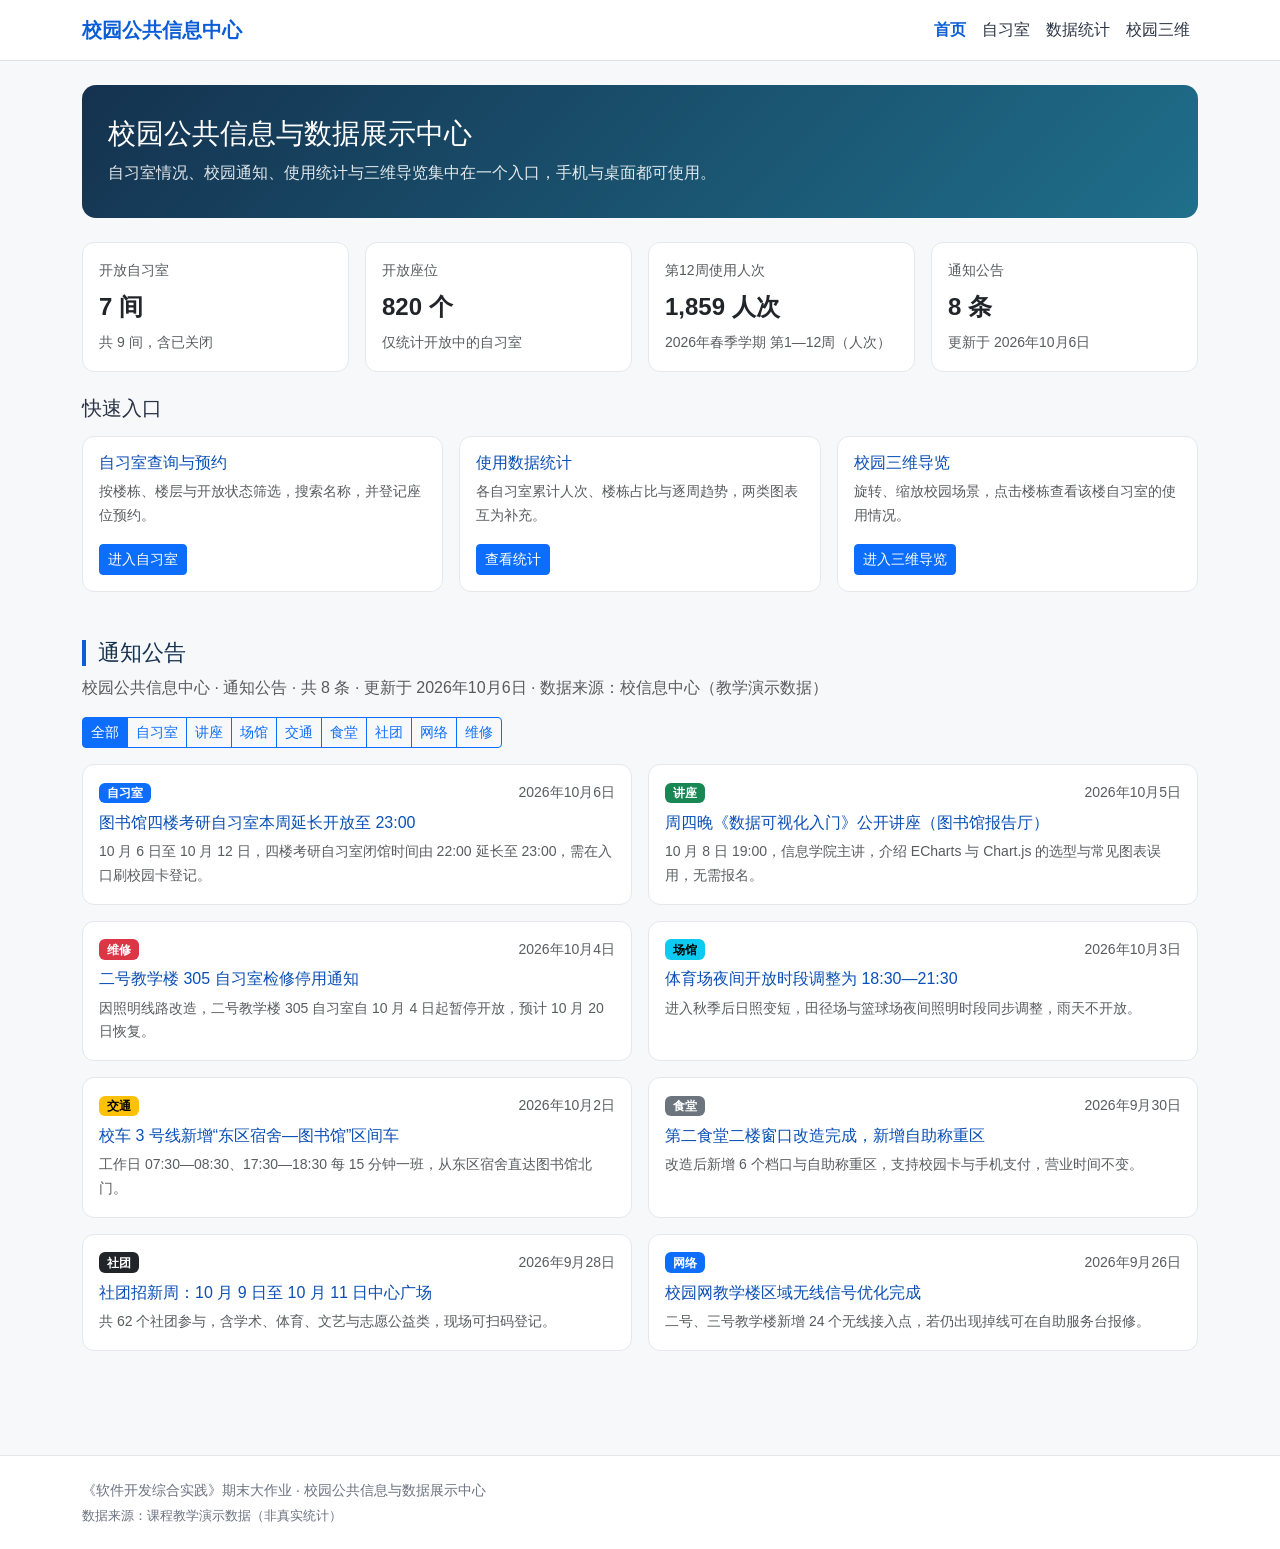
<file: index.html>
<!DOCTYPE html>
<html lang="zh-CN">
<head>
  <meta charset="UTF-8">
  <meta name="viewport" content="width=device-width, initial-scale=1.0">
  <title>首页 · 校园公共信息与数据展示中心</title>
  <link rel="icon" href="data:,">
  <link rel="stylesheet" href="libs/bootstrap.min.css">
  <link rel="stylesheet" href="css/style.css">
</head>
<body>
  <a class="visually-hidden-focusable" href="#main">跳到主要内容</a>

  <nav class="navbar navbar-expand-lg bg-white border-bottom sticky-top" aria-label="主导航">
    <div class="container">
      <a class="navbar-brand fw-semibold" href="index.html">校园公共信息中心</a>
      <button class="navbar-toggler" type="button" data-bs-toggle="collapse" data-bs-target="#mainNav"
              aria-controls="mainNav" aria-expanded="false" aria-label="展开或收起导航">
        <span class="navbar-toggler-icon"></span>
      </button>
      <div class="collapse navbar-collapse" id="mainNav">
        <ul class="navbar-nav ms-auto">
          <li class="nav-item"><a class="nav-link active" aria-current="page" href="index.html">首页</a></li>
          <li class="nav-item"><a class="nav-link" href="study-rooms.html">自习室</a></li>
          <li class="nav-item"><a class="nav-link" href="statistics.html">数据统计</a></li>
          <li class="nav-item"><a class="nav-link" href="campus-3d.html">校园三维</a></li>
        </ul>
      </div>
    </div>
  </nav>

  <main id="main" class="container py-4">
    <section id="overview" class="mb-5">
      <div class="hero mb-4">
        <h1 class="h3 mb-2">校园公共信息与数据展示中心</h1>
        <p>自习室情况、校园通知、使用统计与三维导览集中在一个入口，手机与桌面都可使用。</p>
      </div>

      <!-- 数据加载的三种状态（加载中 / 空数据 / 加载失败）都显示在这里 -->
      <p id="page-status" class="alert alert-warning" role="status" aria-live="polite" hidden></p>

      <div class="row g-3 mb-4" id="overview-cards"></div>

      <h2 class="h5 mb-3">快速入口</h2>
      <div class="row g-3">
        <div class="col-md-6 col-lg-4">
          <div class="card h-100">
            <div class="card-body d-flex flex-column">
              <h3 class="card-title h6">自习室查询与预约</h3>
              <p class="card-text small text-muted">按楼栋、楼层与开放状态筛选，搜索名称，并登记座位预约。</p>
              <a class="btn btn-primary btn-sm mt-auto align-self-start" href="study-rooms.html">进入自习室</a>
            </div>
          </div>
        </div>
        <div class="col-md-6 col-lg-4">
          <div class="card h-100">
            <div class="card-body d-flex flex-column">
              <h3 class="card-title h6">使用数据统计</h3>
              <p class="card-text small text-muted">各自习室累计人次、楼栋占比与逐周趋势，两类图表互为补充。</p>
              <a class="btn btn-primary btn-sm mt-auto align-self-start" href="statistics.html">查看统计</a>
            </div>
          </div>
        </div>
        <div class="col-md-6 col-lg-4">
          <div class="card h-100">
            <div class="card-body d-flex flex-column">
              <h3 class="card-title h6">校园三维导览</h3>
              <p class="card-text small text-muted">旋转、缩放校园场景，点击楼栋查看该楼自习室的使用情况。</p>
              <a class="btn btn-primary btn-sm mt-auto align-self-start" href="campus-3d.html">进入三维导览</a>
            </div>
          </div>
        </div>
      </div>
    </section>

    <section id="notices" class="mb-5">
      <div class="section-head mb-3">
        <h2>通知公告</h2>
        <p class="text-muted mb-0" id="notice-meta">正在读取通知数据…</p>
      </div>

      <!-- 类别筛选：用 jQuery 的事件委托实现（见 js/home.js 的改造说明） -->
      <div class="btn-group btn-group-sm flex-wrap mb-3" id="notice-filter" role="group" aria-label="按类别筛选通知">
        <button type="button" class="btn btn-outline-primary active" aria-pressed="true" data-category="全部">全部</button>
        <button type="button" class="btn btn-outline-primary" aria-pressed="false" data-category="自习室">自习室</button>
        <button type="button" class="btn btn-outline-primary" aria-pressed="false" data-category="讲座">讲座</button>
        <button type="button" class="btn btn-outline-primary" aria-pressed="false" data-category="场馆">场馆</button>
        <button type="button" class="btn btn-outline-primary" aria-pressed="false" data-category="交通">交通</button>
        <button type="button" class="btn btn-outline-primary" aria-pressed="false" data-category="食堂">食堂</button>
        <button type="button" class="btn btn-outline-primary" aria-pressed="false" data-category="社团">社团</button>
        <button type="button" class="btn btn-outline-primary" aria-pressed="false" data-category="网络">网络</button>
        <button type="button" class="btn btn-outline-primary" aria-pressed="false" data-category="维修">维修</button>
      </div>

      <div class="row g-3" id="notice-list"></div>
    </section>
  </main>

  <footer class="site-footer">
    <div class="container">
      <p class="mb-1">《软件开发综合实践》期末大作业 · 校园公共信息与数据展示中心</p>
      <p class="mb-0 small">数据来源：课程教学演示数据（非真实统计）</p>
    </div>
  </footer>

  <script src="libs/bootstrap.bundle.min.js"></script>
  <script src="libs/jquery-3.7.1.min.js"></script>
  <script src="js/common.js"></script>
  <script src="js/home.js"></script>
</body>
</html>
</file>
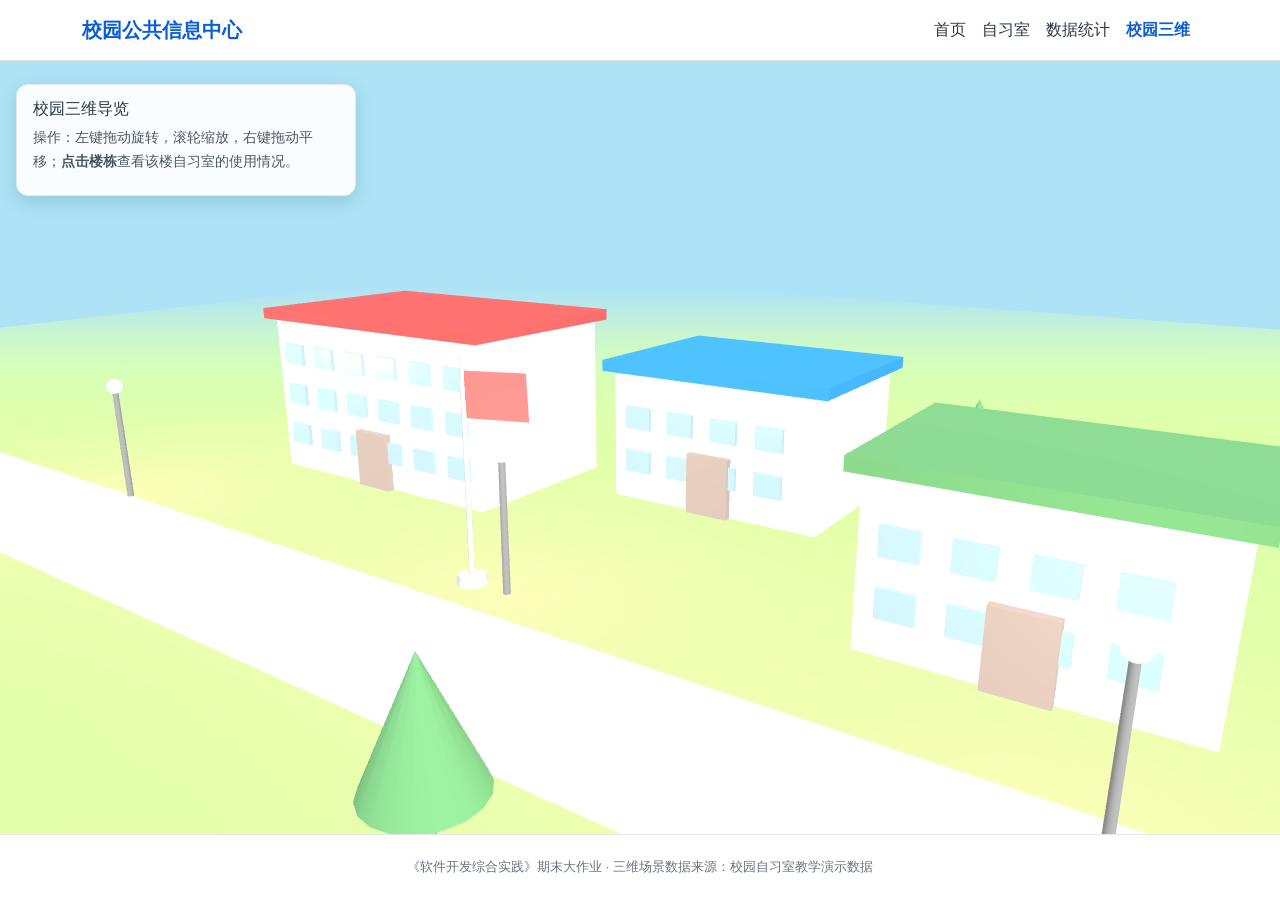
<file: campus-3d.html>
<!DOCTYPE html>
<html lang="zh-CN">
<head>
  <meta charset="UTF-8">
  <meta name="viewport" content="width=device-width, initial-scale=1.0">
  <title>校园三维导览 · 校园公共信息与数据展示中心</title>
  <link rel="icon" href="data:,">
  <link rel="stylesheet" href="libs/bootstrap.min.css">
  <link rel="stylesheet" href="css/style.css">
</head>
<body class="scene-page">
  <nav class="navbar navbar-expand-lg bg-white border-bottom sticky-top" aria-label="主导航">
    <div class="container">
      <a class="navbar-brand fw-semibold" href="index.html">校园公共信息中心</a>
      <button class="navbar-toggler" type="button" data-bs-toggle="collapse" data-bs-target="#mainNav"
              aria-controls="mainNav" aria-expanded="false" aria-label="展开或收起导航">
        <span class="navbar-toggler-icon"></span>
      </button>
      <div class="collapse navbar-collapse" id="mainNav">
        <ul class="navbar-nav ms-auto">
          <li class="nav-item"><a class="nav-link" href="index.html">首页</a></li>
          <li class="nav-item"><a class="nav-link" href="study-rooms.html">自习室</a></li>
          <li class="nav-item"><a class="nav-link" href="statistics.html">数据统计</a></li>
          <li class="nav-item"><a class="nav-link active" aria-current="page" href="campus-3d.html">校园三维</a></li>
        </ul>
      </div>
    </div>
  </nav>

  <!-- 三维画布挂载点，由 js/campus3d.js 插入 canvas -->
  <div class="scene-stage" id="scene-stage"></div>

  <div class="scene-hud">
    <h1 class="h6 mb-2">校园三维导览</h1>
    <p class="mb-2">
      操作：左键拖动旋转，滚轮缩放，右键拖动平移；<b>点击楼栋</b>查看该楼自习室的使用情况。
    </p>

    <!-- 点击楼栋后显示；也可用 campus-3d.html#lib 这样的地址直接定位 -->
    <div id="building-info" class="border-top pt-2" hidden>
      <p class="mb-1 fw-semibold" id="building-name">—</p>
      <p class="mb-2 small text-muted" id="building-stats">—</p>
      <a class="btn btn-sm btn-primary" href="statistics.html">在统计页查看全部数据</a>
    </div>

    <p id="scene-status" class="alert alert-danger mb-0 mt-2" role="status" aria-live="polite" hidden></p>
  </div>

  <footer class="site-footer position-fixed bottom-0 start-0 end-0 mb-0 d-none d-md-block">
    <div class="container text-center small">
      《软件开发综合实践》期末大作业 · 三维场景数据来源：校园自习室教学演示数据
    </div>
  </footer>

  <script src="libs/bootstrap.bundle.min.js"></script>
  <script src="libs/three.min.js"></script>
  <script src="libs/OrbitControls.js"></script>
  <script src="js/common.js"></script>
  <script src="js/campus3d.js"></script>
</body>
</html>
</file>
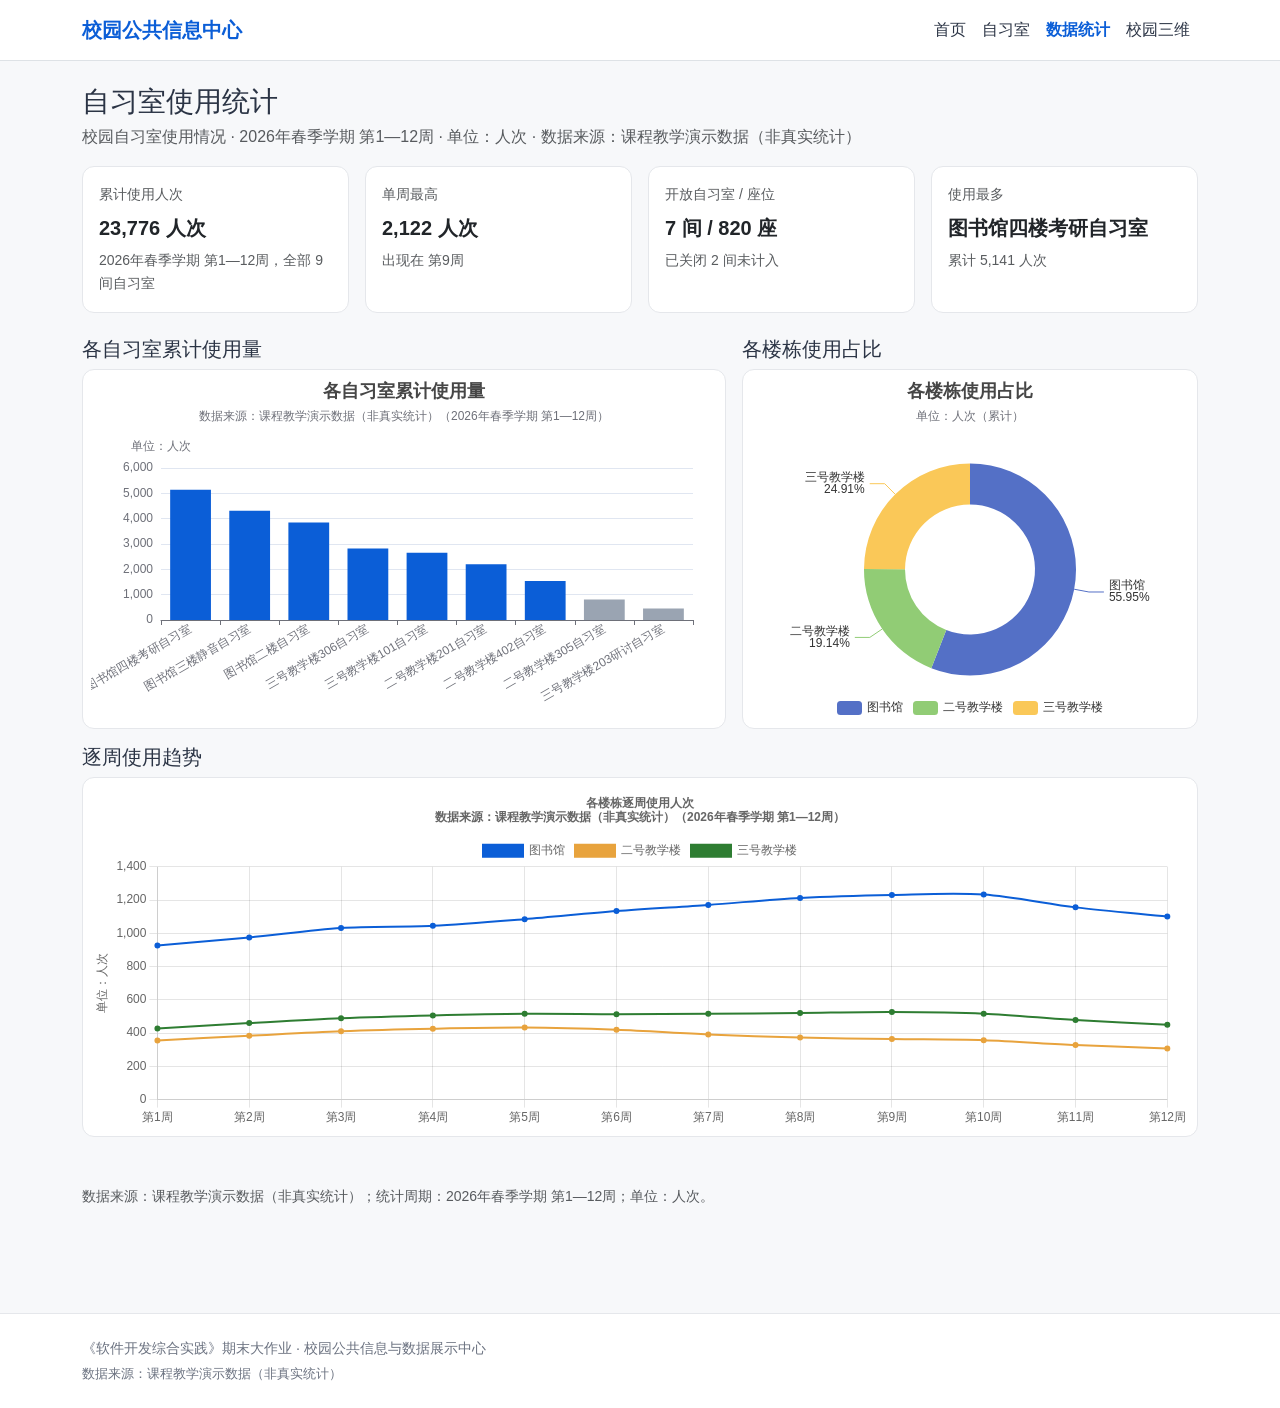
<file: statistics.html>
<!DOCTYPE html>
<html lang="zh-CN">
<head>
  <meta charset="UTF-8">
  <meta name="viewport" content="width=device-width, initial-scale=1.0">
  <title>数据统计 · 校园公共信息与数据展示中心</title>
  <link rel="icon" href="data:,">
  <link rel="stylesheet" href="libs/bootstrap.min.css">
  <link rel="stylesheet" href="css/style.css">
</head>
<body>
  <a class="visually-hidden-focusable" href="#main">跳到主要内容</a>

  <nav class="navbar navbar-expand-lg bg-white border-bottom sticky-top" aria-label="主导航">
    <div class="container">
      <a class="navbar-brand fw-semibold" href="index.html">校园公共信息中心</a>
      <button class="navbar-toggler" type="button" data-bs-toggle="collapse" data-bs-target="#mainNav"
              aria-controls="mainNav" aria-expanded="false" aria-label="展开或收起导航">
        <span class="navbar-toggler-icon"></span>
      </button>
      <div class="collapse navbar-collapse" id="mainNav">
        <ul class="navbar-nav ms-auto">
          <li class="nav-item"><a class="nav-link" href="index.html">首页</a></li>
          <li class="nav-item"><a class="nav-link" href="study-rooms.html">自习室</a></li>
          <li class="nav-item"><a class="nav-link active" aria-current="page" href="statistics.html">数据统计</a></li>
          <li class="nav-item"><a class="nav-link" href="campus-3d.html">校园三维</a></li>
        </ul>
      </div>
    </div>
  </nav>

  <main id="main" class="container py-4">
    <h1 class="h3 mb-1">自习室使用统计</h1>
    <p class="text-muted" id="stats-meta">正在读取统计数据…</p>

    <!-- 数据加载的三种状态都显示在这里 -->
    <p id="stats-status" class="alert alert-warning" role="status" aria-live="polite" hidden></p>

    <!-- ========== 概览卡片 ========== -->
    <section id="summary" class="mb-4">
      <div class="row g-3" id="summary-cards"></div>
    </section>

    <!-- ========== 图表区 ========== -->
    <section id="charts" class="mb-5">
      <div class="row g-3">
        <div class="col-12 col-xl-7">
          <h2 class="h5">各自习室累计使用量</h2>
          <div id="bar-chart" class="chart-box" role="img"
               aria-label="各自习室累计使用量柱状图：横轴为自习室名称，纵轴为累计人次"></div>
        </div>
        <div class="col-12 col-xl-5">
          <h2 class="h5">各楼栋使用占比</h2>
          <div id="pie-chart" class="chart-box" role="img"
               aria-label="各楼栋累计使用人次占比饼图"></div>
        </div>
        <div class="col-12">
          <h2 class="h5">逐周使用趋势</h2>
          <div class="chart-box">
            <canvas id="line-chart" role="img"
                    aria-label="各楼栋逐周使用人次趋势折线图"></canvas>
          </div>
        </div>
      </div>
    </section>

    <!-- ========== 数据来源 ========== -->
    <section id="data-source" class="mb-5">
      <p class="text-muted small mb-0" id="data-source-line">—</p>
    </section>
  </main>

  <footer class="site-footer">
    <div class="container">
      <p class="mb-1">《软件开发综合实践》期末大作业 · 校园公共信息与数据展示中心</p>
      <p class="mb-0 small">数据来源：课程教学演示数据（非真实统计）</p>
    </div>
  </footer>

  <script src="libs/bootstrap.bundle.min.js"></script>
  <script src="libs/echarts.min.js"></script>
  <script src="libs/chart.umd.js"></script>
  <script src="js/common.js"></script>
  <script src="js/stats.js"></script>
</body>
</html>
</file>
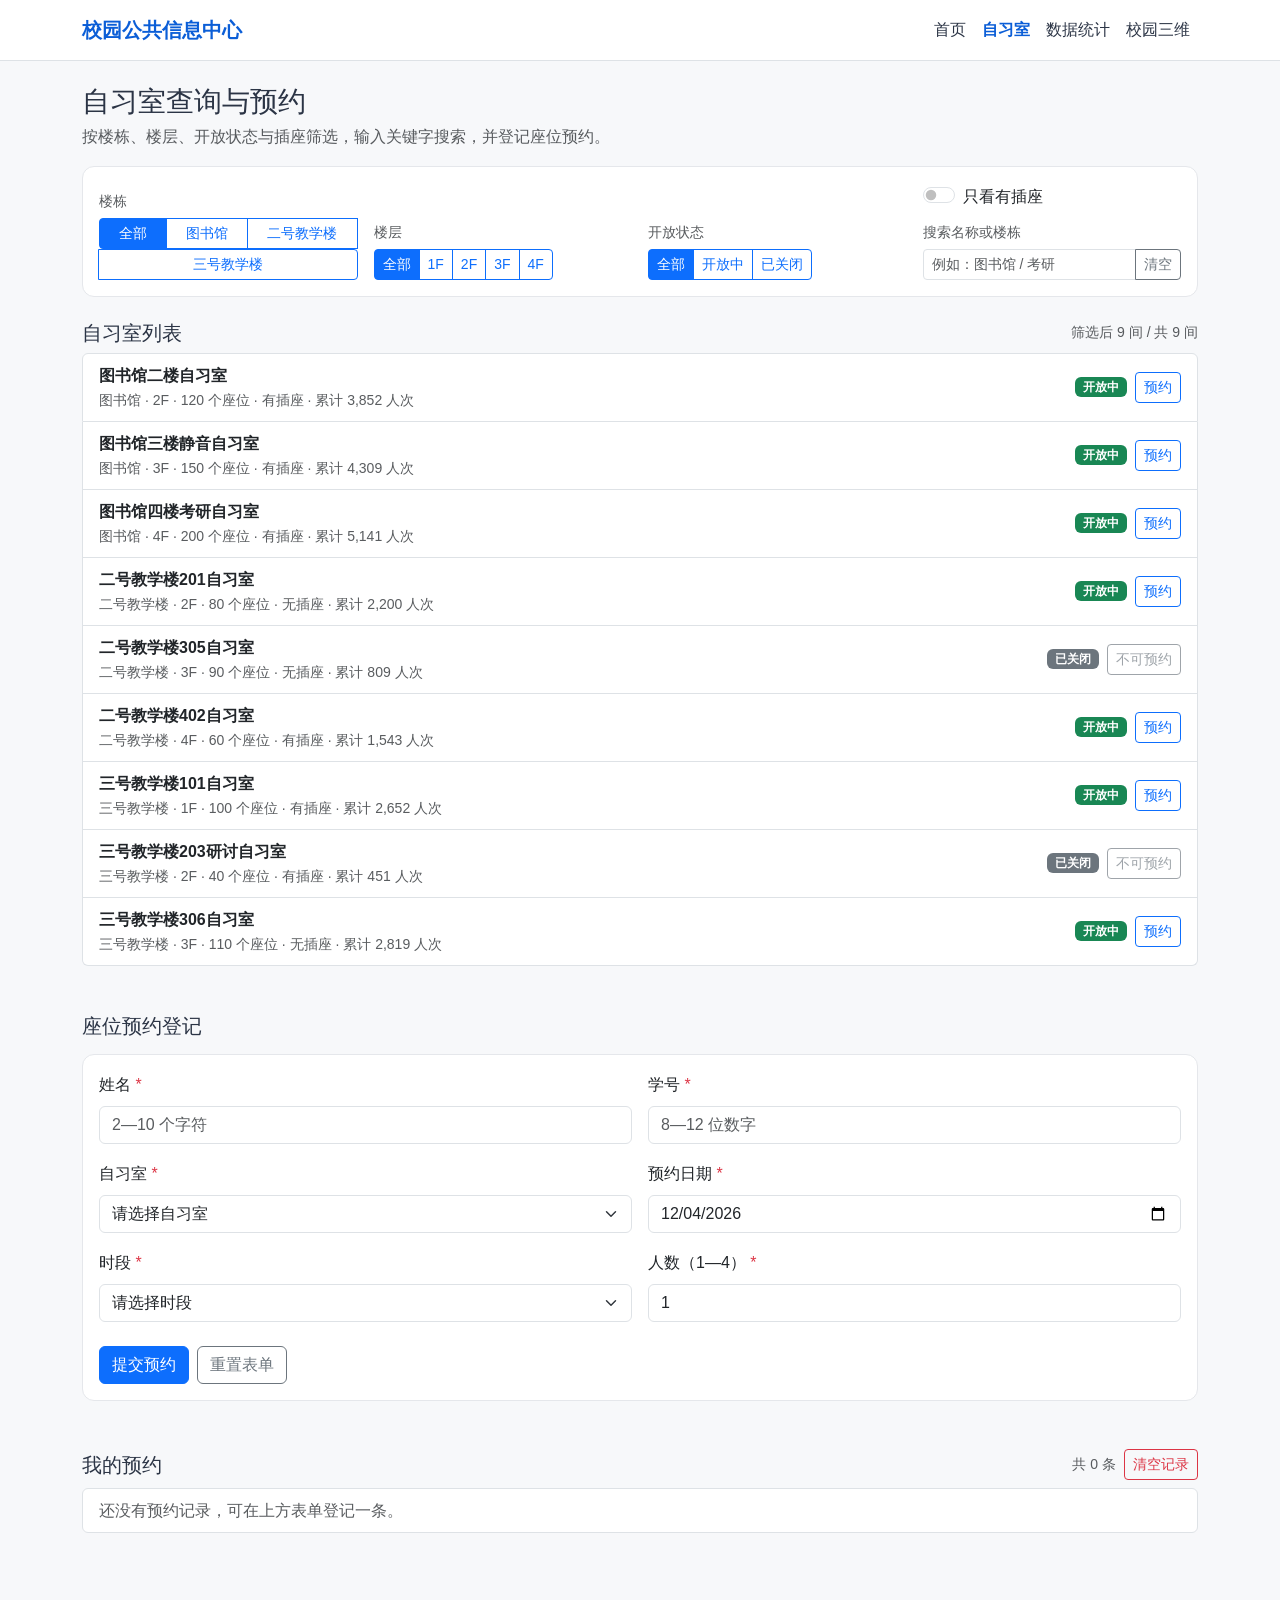
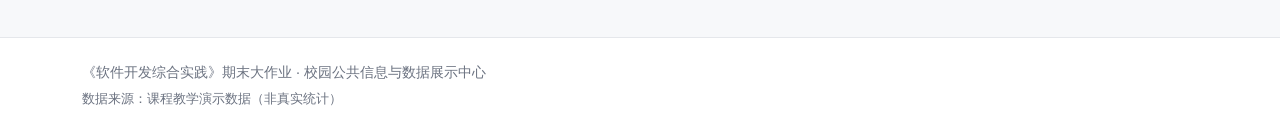
<file: study-rooms.html>
<!DOCTYPE html>
<html lang="zh-CN">
<head>
  <meta charset="UTF-8">
  <meta name="viewport" content="width=device-width, initial-scale=1.0">
  <title>自习室查询与预约 · 校园公共信息与数据展示中心</title>
  <link rel="icon" href="data:,">
  <link rel="stylesheet" href="libs/bootstrap.min.css">
  <link rel="stylesheet" href="css/style.css">
</head>
<body>
  <a class="visually-hidden-focusable" href="#main">跳到主要内容</a>

  <nav class="navbar navbar-expand-lg bg-white border-bottom sticky-top" aria-label="主导航">
    <div class="container">
      <a class="navbar-brand fw-semibold" href="index.html">校园公共信息中心</a>
      <button class="navbar-toggler" type="button" data-bs-toggle="collapse" data-bs-target="#mainNav"
              aria-controls="mainNav" aria-expanded="false" aria-label="展开或收起导航">
        <span class="navbar-toggler-icon"></span>
      </button>
      <div class="collapse navbar-collapse" id="mainNav">
        <ul class="navbar-nav ms-auto">
          <li class="nav-item"><a class="nav-link" href="index.html">首页</a></li>
          <li class="nav-item"><a class="nav-link active" aria-current="page" href="study-rooms.html">自习室</a></li>
          <li class="nav-item"><a class="nav-link" href="statistics.html">数据统计</a></li>
          <li class="nav-item"><a class="nav-link" href="campus-3d.html">校园三维</a></li>
        </ul>
      </div>
    </div>
  </nav>

  <main id="main" class="container py-4">
    <h1 class="h3 mb-1">自习室查询与预约</h1>
    <p class="text-muted">按楼栋、楼层、开放状态与插座筛选，输入关键字搜索，并登记座位预约。</p>

    <!-- 数据加载的三种状态都显示在这里 -->
    <p id="room-status" class="alert alert-warning" role="status" aria-live="polite" hidden></p>

    <!-- ========== 筛选与搜索 ========== -->
    <section id="filters" class="mb-4">
      <div class="card">
        <div class="card-body">
          <div class="row g-3 align-items-end">
            <div class="col-12 col-lg-3">
              <span class="text-muted small d-block mb-1" id="building-label">楼栋</span>
              <div class="btn-group btn-group-sm flex-wrap" id="filter-building" role="group" aria-labelledby="building-label">
                <button type="button" class="btn btn-outline-primary active" aria-pressed="true" data-value="全部">全部</button>
                <button type="button" class="btn btn-outline-primary" aria-pressed="false" data-value="图书馆">图书馆</button>
                <button type="button" class="btn btn-outline-primary" aria-pressed="false" data-value="二号教学楼">二号教学楼</button>
                <button type="button" class="btn btn-outline-primary" aria-pressed="false" data-value="三号教学楼">三号教学楼</button>
              </div>
            </div>

            <div class="col-12 col-lg-3">
              <span class="text-muted small d-block mb-1" id="floor-label">楼层</span>
              <div class="btn-group btn-group-sm flex-wrap" id="filter-floor" role="group" aria-labelledby="floor-label">
                <button type="button" class="btn btn-outline-primary active" aria-pressed="true" data-value="全部">全部</button>
                <button type="button" class="btn btn-outline-primary" aria-pressed="false" data-value="1F">1F</button>
                <button type="button" class="btn btn-outline-primary" aria-pressed="false" data-value="2F">2F</button>
                <button type="button" class="btn btn-outline-primary" aria-pressed="false" data-value="3F">3F</button>
                <button type="button" class="btn btn-outline-primary" aria-pressed="false" data-value="4F">4F</button>
              </div>
            </div>

            <div class="col-12 col-lg-3">
              <span class="text-muted small d-block mb-1" id="status-label">开放状态</span>
              <div class="btn-group btn-group-sm flex-wrap" id="filter-status" role="group" aria-labelledby="status-label">
                <button type="button" class="btn btn-outline-primary active" aria-pressed="true" data-value="全部">全部</button>
                <button type="button" class="btn btn-outline-primary" aria-pressed="false" data-value="开放中">开放中</button>
                <button type="button" class="btn btn-outline-primary" aria-pressed="false" data-value="已关闭">已关闭</button>
              </div>
            </div>

            <div class="col-12 col-lg-3">
              <div class="form-check form-switch mb-2">
                <input class="form-check-input" type="checkbox" role="switch" id="filter-socket">
                <label class="form-check-label" for="filter-socket">只看有插座</label>
              </div>
              <label class="form-label small text-muted mb-1" for="search-input">搜索名称或楼栋</label>
              <div class="input-group input-group-sm">
                <input type="search" class="form-control" id="search-input" placeholder="例如：图书馆 / 考研">
                <button class="btn btn-outline-secondary" type="button" id="search-clear">清空</button>
              </div>
            </div>
          </div>
        </div>
      </div>
    </section>

    <!-- ========== 自习室列表 ========== -->
    <section id="room-list" class="mb-5">
      <div class="d-flex justify-content-between align-items-center mb-2">
        <h2 class="h5 mb-0">自习室列表</h2>
        <span class="text-muted small" id="room-summary">—</span>
      </div>
      <div class="list-group" id="room-items"></div>
    </section>

    <!-- ========== 预约登记 ========== -->
    <section id="booking" class="mb-5">
      <h2 class="h5 mb-3">座位预约登记</h2>
      <p id="booking-status" class="alert alert-warning" role="status" aria-live="polite" hidden></p>

      <form id="booking-form" class="card" novalidate>
        <div class="card-body">
          <div class="row g-3">
            <div class="col-12 col-md-6">
              <label class="form-label" for="booking-name">姓名 <span class="text-danger">*</span></label>
              <input type="text" class="form-control" id="booking-name" name="name" autocomplete="name" placeholder="2—10 个字符">
              <div class="invalid-feedback" id="error-name"></div>
            </div>

            <div class="col-12 col-md-6">
              <label class="form-label" for="booking-student-id">学号 <span class="text-danger">*</span></label>
              <input type="text" class="form-control" id="booking-student-id" name="studentId" inputmode="numeric" placeholder="8—12 位数字">
              <div class="invalid-feedback" id="error-studentId"></div>
            </div>

            <div class="col-12 col-md-6">
              <label class="form-label" for="booking-room">自习室 <span class="text-danger">*</span></label>
              <select class="form-select" id="booking-room" name="room">
                <option value="">请选择自习室</option>
              </select>
              <div class="invalid-feedback" id="error-room"></div>
            </div>

            <div class="col-12 col-md-6">
              <label class="form-label" for="booking-date">预约日期 <span class="text-danger">*</span></label>
              <input type="date" class="form-control" id="booking-date" name="date">
              <div class="invalid-feedback" id="error-date"></div>
            </div>

            <div class="col-12 col-md-6">
              <label class="form-label" for="booking-slot">时段 <span class="text-danger">*</span></label>
              <select class="form-select" id="booking-slot" name="slot">
                <option value="">请选择时段</option>
                <option value="08:00—12:00">08:00—12:00</option>
                <option value="14:00—18:00">14:00—18:00</option>
                <option value="19:00—22:00">19:00—22:00</option>
              </select>
              <div class="invalid-feedback" id="error-slot"></div>
            </div>

            <div class="col-12 col-md-6">
              <label class="form-label" for="booking-people">人数（1—4） <span class="text-danger">*</span></label>
              <input type="number" class="form-control" id="booking-people" name="people" min="1" max="4" step="1" value="1">
              <div class="invalid-feedback" id="error-people"></div>
            </div>
          </div>

          <div class="d-flex gap-2 mt-4">
            <button type="submit" class="btn btn-primary">提交预约</button>
            <button type="reset" class="btn btn-outline-secondary" id="booking-reset">重置表单</button>
          </div>
        </div>
      </form>
    </section>

    <!-- ========== 我的预约 ========== -->
    <section id="my-bookings" class="mb-5">
      <div class="d-flex justify-content-between align-items-center mb-2">
        <h2 class="h5 mb-0">我的预约</h2>
        <div class="d-flex align-items-center gap-2">
          <span class="text-muted small" id="booking-count">共 0 条</span>
          <button type="button" class="btn btn-outline-danger btn-sm" id="clear-bookings">清空记录</button>
        </div>
      </div>
      <div class="list-group" id="booking-items"></div>
    </section>
  </main>

  <footer class="site-footer">
    <div class="container">
      <p class="mb-1">《软件开发综合实践》期末大作业 · 校园公共信息与数据展示中心</p>
      <p class="mb-0 small">数据来源：课程教学演示数据（非真实统计）</p>
    </div>
  </footer>

  <script src="libs/bootstrap.bundle.min.js"></script>
  <script src="libs/jquery-3.7.1.min.js"></script>
  <script src="js/common.js"></script>
  <script src="js/rooms.js"></script>
</body>
</html>
</file>
<file: css/style.css>
/* 校园公共信息与数据展示中心 —— 自定义样式
   引入顺序：Bootstrap 之后引入本文件，才能覆盖框架默认样式。 */

:root {
  --brand: #0b5ed7;
  --brand-dark: #0a4fb5;
  --ink: #2b3445;
  --muted: #6b7280;
  --line: #e5e7eb;
  --paper: #f7f8fa;
}

body {
  background-color: var(--paper);
  color: var(--ink);
  font-family: "Microsoft YaHei", "PingFang SC", "Segoe UI", Arial, sans-serif;
  line-height: 1.7;
}

/* 锚点跳转给吸顶导航留出空间 */
section[id] {
  scroll-margin-top: 5.5rem;
}

/* ---------- 导航 ---------- */
.navbar-brand {
  color: var(--brand);
}

.navbar .nav-link {
  color: var(--ink);
}

.navbar .nav-link:hover {
  color: var(--brand);
}

.navbar .nav-link.active {
  color: var(--brand);
  font-weight: 600;
}

/* ---------- 通用块 ---------- */
.card {
  border: 1px solid var(--line);
  border-radius: 12px;
  transition: box-shadow 0.2s ease, transform 0.2s ease;
}

.card:hover {
  transform: translateY(-3px);
  box-shadow: 0 6px 16px rgba(11, 94, 215, 0.16);
}

.card .card-title {
  color: var(--brand-dark);
}

.hero {
  background: linear-gradient(135deg, #14324f 0%, #1f6f8b 100%);
  color: #fff;
  border-radius: 14px;
  padding: 32px 26px;
}

.hero p {
  color: rgba(255, 255, 255, 0.88);
  margin-bottom: 0;
}

.placeholder-note {
  background-color: #fff;
  border: 1px dashed var(--line);
  border-left: 4px solid var(--brand);
  border-radius: 8px;
  padding: 14px 16px;
  color: var(--muted);
}

.section-head h2 {
  font-size: 1.35rem;
  color: #14324f;
  border-left: 4px solid var(--brand);
  padding-left: 12px;
}

/* ---------- 图表容器：不给高度图表不显示 ---------- */
.chart-box {
  height: 360px;
  background-color: #fff;
  border: 1px solid var(--line);
  border-radius: 12px;
  padding: 8px;
}

/* ---------- 三维页 ---------- */
body.scene-page {
  overflow: hidden;
}

.scene-stage {
  position: fixed;
  inset: 0;
  background: #aee3f7;
}

.scene-hud {
  position: fixed;
  top: 84px;
  left: 16px;
  max-width: min(340px, calc(100vw - 32px));
  background: rgba(255, 255, 255, 0.93);
  border: 1px solid var(--line);
  border-radius: 12px;
  padding: 14px 16px;
  box-shadow: 0 6px 18px rgba(20, 50, 79, 0.16);
}

.scene-hud p {
  font-size: 0.86rem;
  color: #4b5563;
  margin-bottom: 8px;
}

/* ---------- 页脚 ---------- */
.site-footer {
  background-color: #fff;
  border-top: 1px solid var(--line);
  color: var(--muted);
  padding: 22px 0;
  margin-top: 32px;
  font-size: 0.9rem;
}

:focus-visible {
  outline: 2px solid var(--brand);
  outline-offset: 2px;
}
</file>
